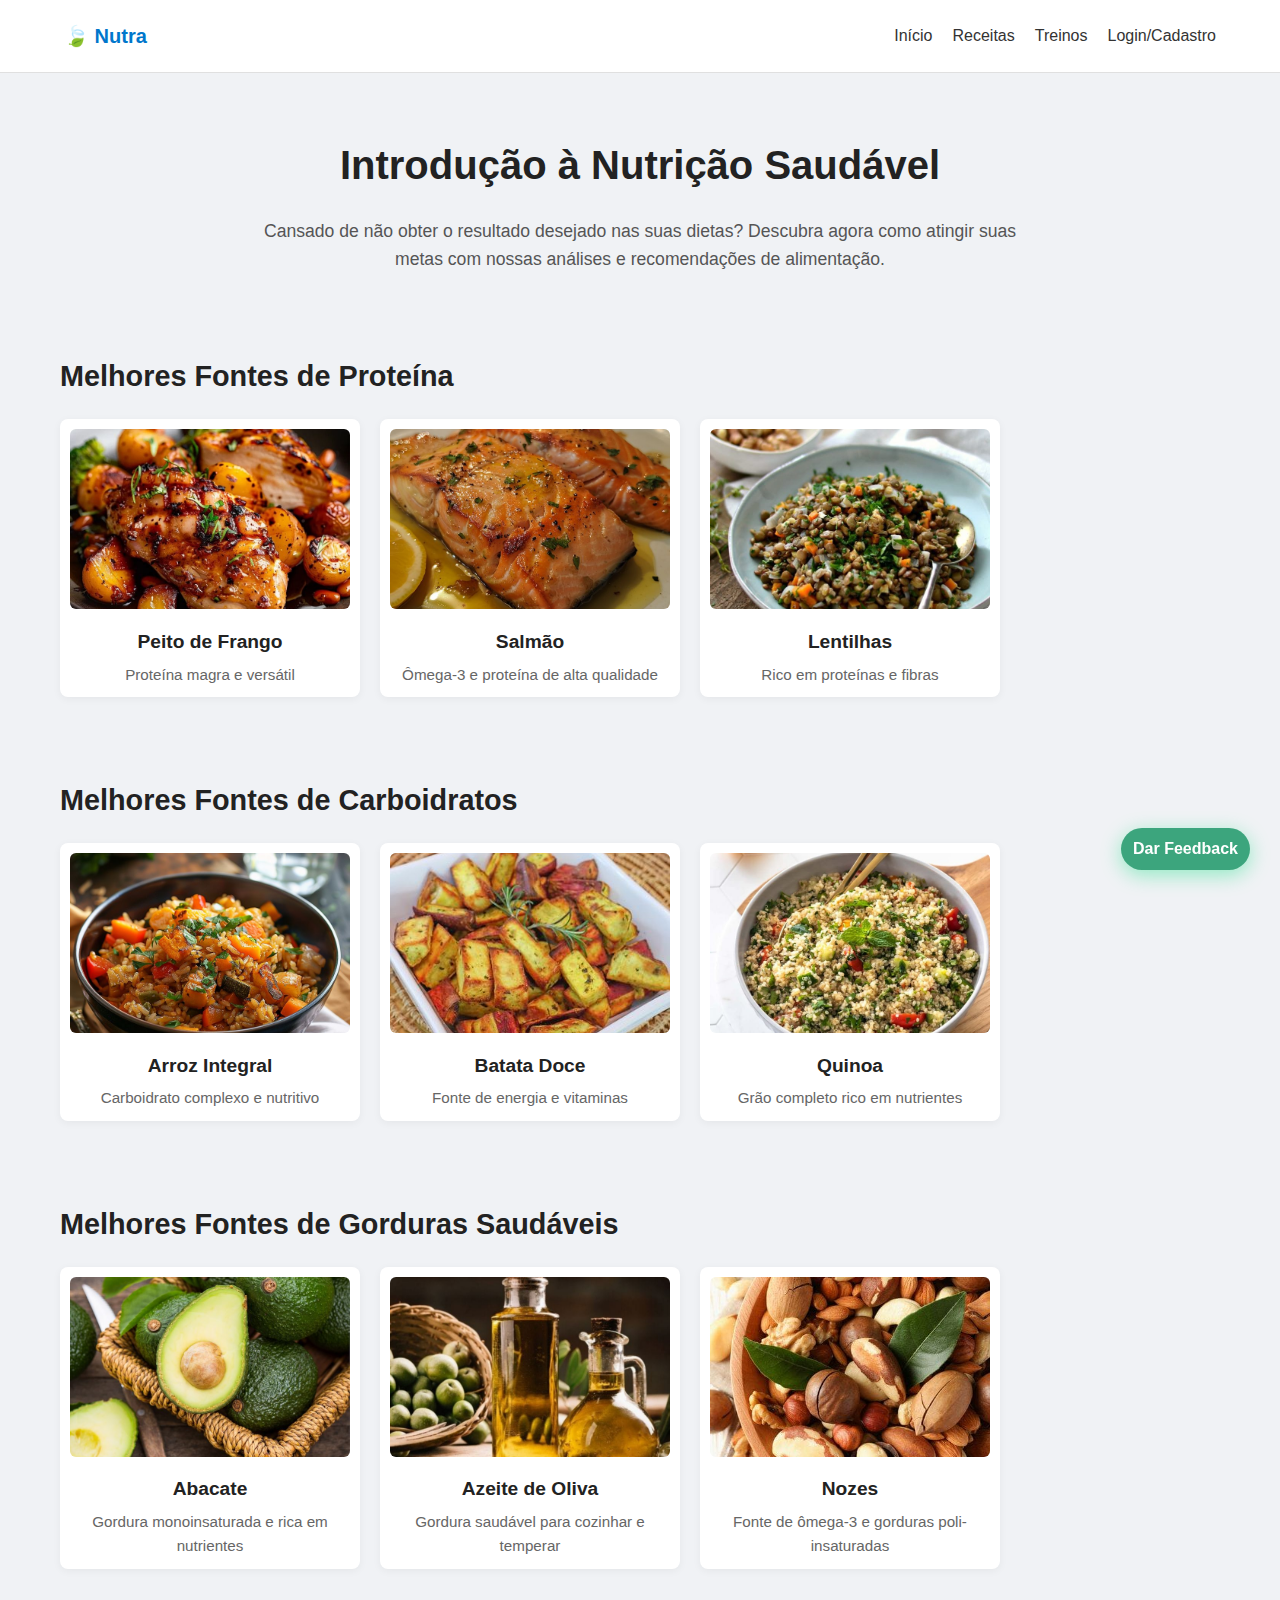
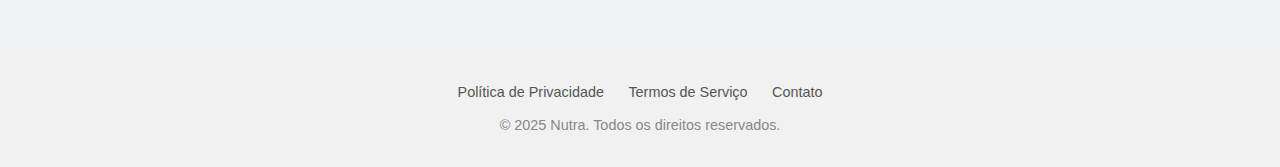
<file: index.html>
<!DOCTYPE html>
<html lang="pt-br">
<head>
  <meta charset="UTF-8" />
  <meta name="viewport" content="width=device-width, initial-scale=1.0" />
  <title>Nutra</title>
  <link rel="stylesheet" href="../CSS/styles.css">
  <link rel="stylesheet" href="../CSS/feedback.css">
</head>
<body>
  <header>
    <div class="container">
      <div class="logo">🍃 Nutra</div>
      <nav>
        <ul class="menu">
          <li><a href="index.html" class="active" aria-current="page">Início</a></li>
          <li><a href="/Pages/nutricao.html">Receitas</a></li>
          <li><a href="/Pages/treinos.html">Treinos</a></li>
          <li><a href="/Pages/login.html">Login/Cadastro</a></li>
        </ul>
      </nav>
    </div>
  </header>

  <main>

    <button id="btn-abrir-modal">Dar Feedback</button>

    <div id="modal-feedback" class="modal">
        <div class="modal-conteudo">
            <div id="feedback-wrapper">
                <!-- O conteúdo (formulário ou obrigado) será injetado aqui -->
            </div>
        </div>
    </div>


    <section class="intro">
      <h1>Introdução à Nutrição Saudável</h1>
      <p>
        Cansado de não obter o resultado desejado nas suas dietas? 
 Descubra agora como atingir suas metas com nossas análises e recomendações de alimentação.
      </p>
    </section>

    <section class="category">
      <h2>Melhores Fontes de Proteína</h2>
      <div class="cards">
        <div class="card">
          <img src="/Images/frango.jpg" alt="Peito de Frango" />
          <h3>Peito de Frango</h3>
          <p>Proteína magra e versátil</p>
        </div>
        <div class="card">
          <img src="/Images/salmao.jpg" alt="Salmão" />
          <h3>Salmão</h3>
          <p>Ômega-3 e proteína de alta qualidade</p>
        </div>
        <div class="card">
          <img src="/Images/lentilha.jpg" alt="Lentilhas" />
          <h3>Lentilhas</h3>
          <p>Rico em proteínas e fibras</p>
        </div>
      </div>
    </section>

    <section class="category">
      <h2>Melhores Fontes de Carboidratos</h2>
      <div class="cards">
        <div class="card">
          <img src="/Images/arrozintegral.jpg" alt="Arroz Integral" />
          <h3>Arroz Integral</h3>
          <p>Carboidrato complexo e nutritivo</p>
        </div>
        <div class="card">
          <img src="/Images/batatadoce.jpg" alt="Batata Doce" />
          <h3>Batata Doce</h3>
          <p>Fonte de energia e vitaminas</p>
        </div>
        <div class="card">
          <img src="/Images/quinoa.jpg" alt="Quinoa" />
          <h3>Quinoa</h3>
          <p>Grão completo rico em nutrientes</p>
        </div>
      </div>
    </section>

    <section class="category">
      <h2>Melhores Fontes de Gorduras Saudáveis</h2>
      <div class="cards">
        <div class="card">
          <img src="/Images/abacate.jpg" alt="Abacate" />
          <h3>Abacate</h3>
          <p>Gordura monoinsaturada e rica em nutrientes</p>
        </div>
        <div class="card">
          <img src="/Images/azeite.jpg" alt="Azeite de Oliva" />
          <h3>Azeite de Oliva</h3>
          <p>Gordura saudável para cozinhar e temperar</p>
        </div>
        <div class="card">
          <img src="/Images/nozes.jpg" alt="Nozes" />
          <h3>Nozes</h3>
          <p>Fonte de ômega-3 e gorduras poli-insaturadas</p>
        </div>
      </div>
    </section>
    
  </main>

  <footer>
    <div class="footer-links">
      <a href="#">Política de Privacidade</a>
      <a href="#">Termos de Serviço</a>
      <a href="#">Contato</a>
    </div>
    <p>&copy; 2025 Nutra. Todos os direitos reservados.</p>
  </footer>

  <script src="JS/feedback.js"></script>
</body>
</html>
</file>
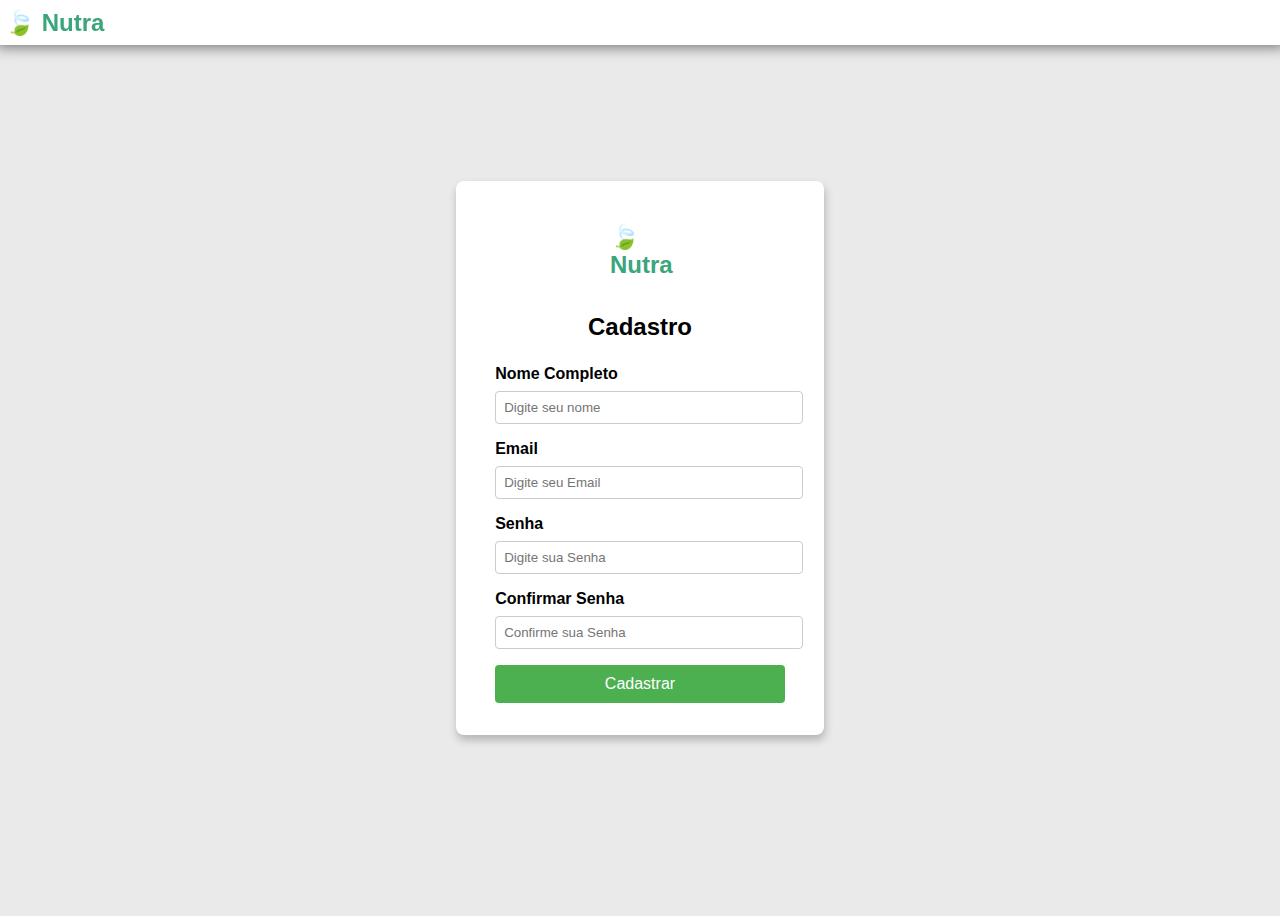
<file: Pages/cadastro.html>
<!DOCTYPE html>
<html lang="pt-BR">
<head>
    <meta charset="UTF-8">
    <title>Cadastro</title>
    <link rel="stylesheet" href="../CSS/login.css">
</head>
<body>
    <header>
        <div class="container">
            <div class="logo">🍃 Nutra</div>
        </div>
    </header>
    <div class="login-container">
        <div class="logo">🍃 Nutra</div>
        <h2>Cadastro</h2>
        <form id="cadastroForm">
            <label for="nome">Nome Completo</label>
            <input type="text" id="nome" name="nome" required placeholder="Digite seu nome">

            <label for="email">Email</label>
            <input type="email" id="email" name="email" required placeholder="Digite seu Email">

            <label for="senha">Senha</label>
            <input type="password" id="senha" name="senha" required placeholder="Digite sua Senha">

            <label for="confirmar-senha">Confirmar Senha</label>
            <input type="password" id="confirmar-senha" name="confirmar-senha" required placeholder="Confirme sua Senha">

            <button type="submit">Cadastrar</button>
        </form>
    </div>
    <script src="../JS/cadastro.js"></script>
</body>
</html>
</file>
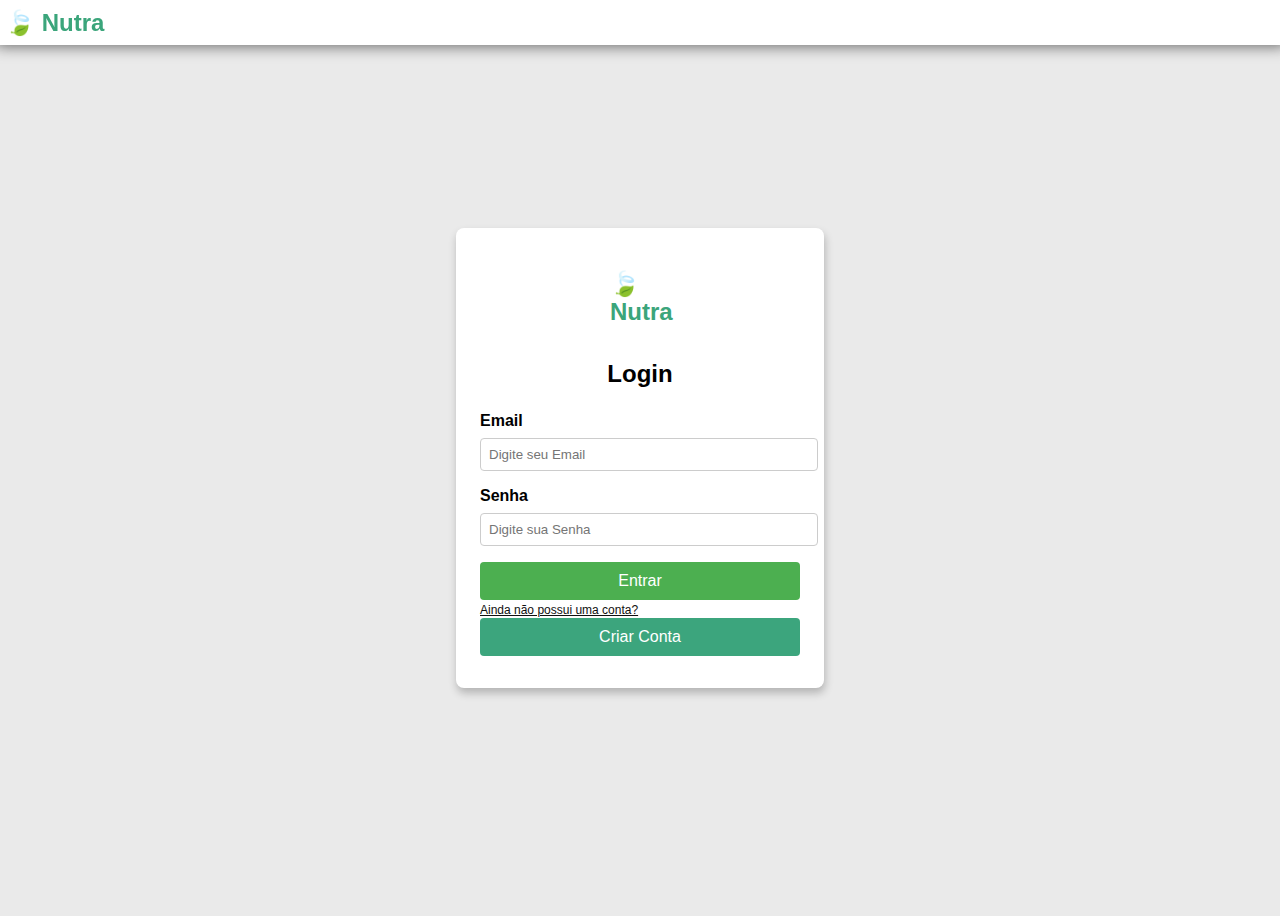
<file: Pages/login.html>
<!DOCTYPE html>
<html lang="pt-BR">
<head>
    <meta charset="UTF-8">
    <title>Login</title>
    <link rel="stylesheet" href="../CSS/login.css">
    
</head>
<body>
    <header>
        <div class="container">
            <div class="logo">🍃 Nutra</div>
        </div>
    </header>
    <div class="login-container">
        <div class="logo">🍃 Nutra</div>
        <h2>Login</h2>
        <form id="loginForm">
            <label for="email">Email</label>
            <input type="email" id="email" name="email" required placeholder="Digite seu Email">

            <label for="senha">Senha</label>
            <input type="password" id="senha" name="senha" required placeholder="Digite sua Senha">

            <button type="submit" id="entrar">Entrar</button>
            <span>Ainda não possui uma conta?</span>
            <button type="button" id="criar">Criar Conta</button>
        </form>
    </div>
    <script src="../JS/login.js"></script>
</body>
</html>
</file>
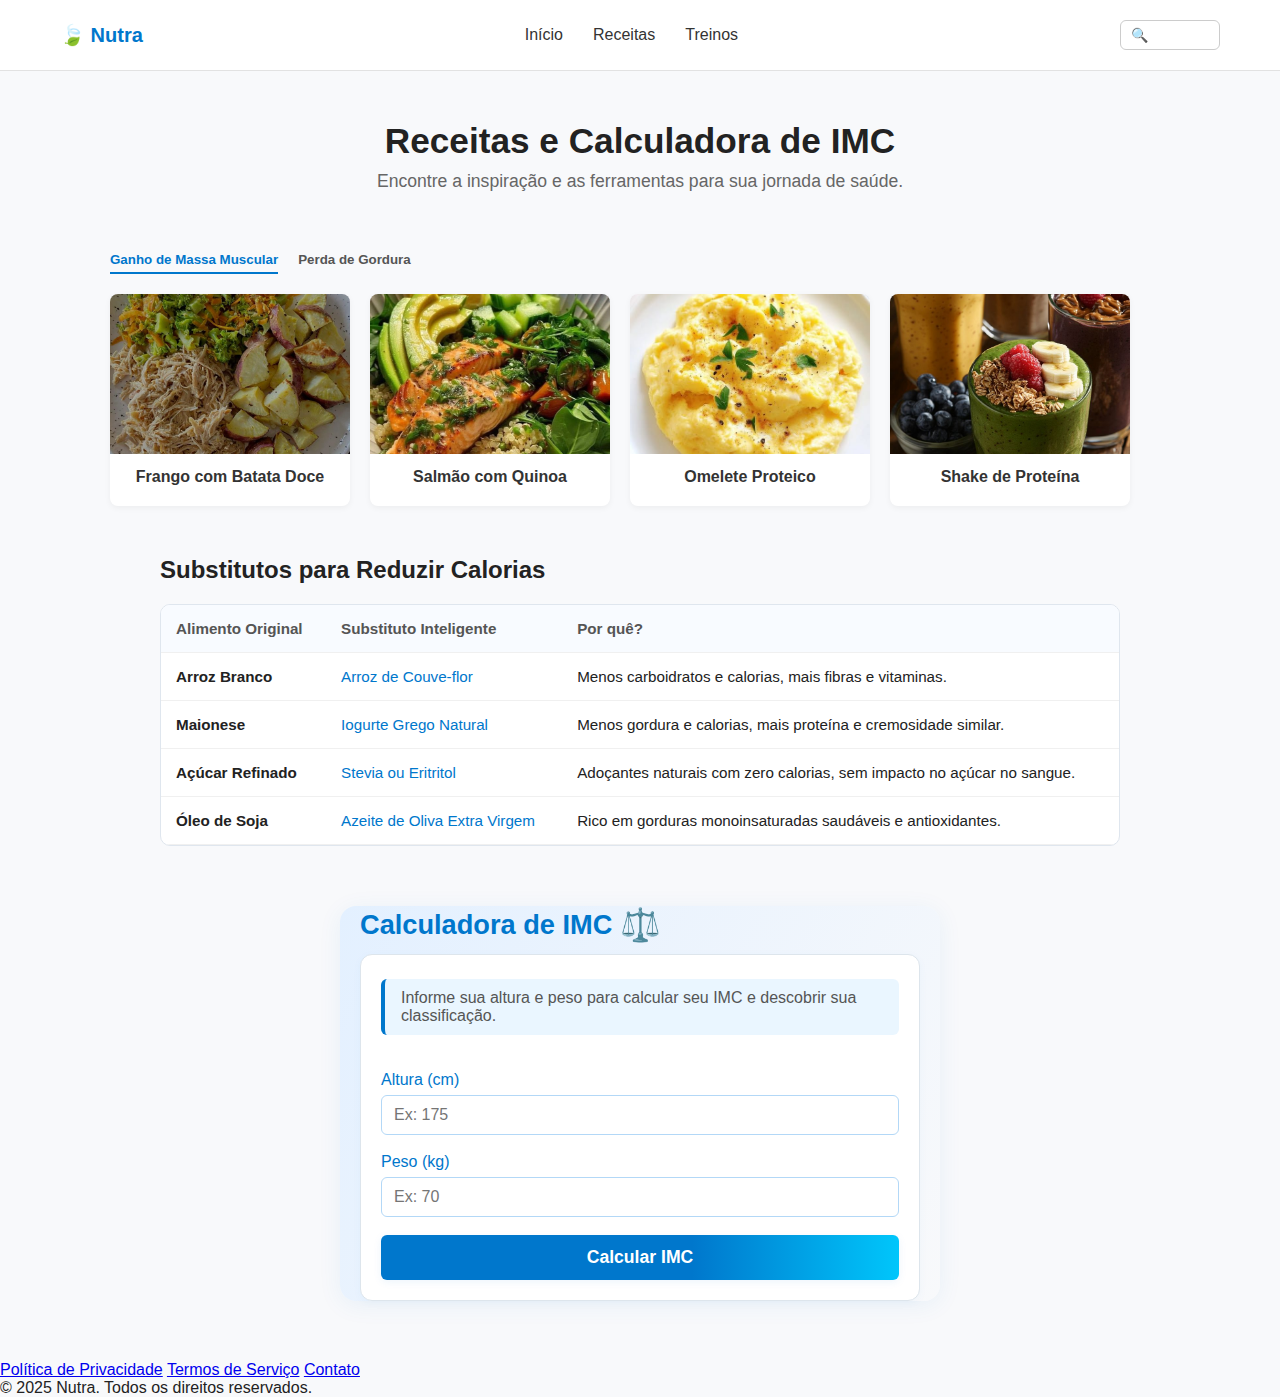
<file: Pages/nutricao.html>
<!DOCTYPE html>
<html lang="pt-br">
<head>
  <meta charset="UTF-8" />
  <meta name="viewport" content="width=device-width, initial-scale=1.0"/>
  <title>Nutra</title>
  <link rel="stylesheet" href="../CSS/nutricao.css">
</head>
<body>

  <header>
    <div class="container">
      <div class="logo">🍃 Nutra</div>
      <nav class="menu">
        <ul class="menu">
          <li><a href="../index.html">Início</a></li>
          <li><a href="nutricao.html" class="active" aria-current="page">Receitas</a></li>
          <li><a href="treinos.html">Treinos</a></li>
        </ul>
      </nav>
      <div class="user">
        <input type="text" placeholder="🔍" class="search" />
      </div>
    </div>
  </header>

  <main>
    <section class="intro">
      <h1>Receitas e Calculadora de IMC</h1>
      <p>Encontre a inspiração e as ferramentas para sua jornada de saúde.</p>
    </section>

    <section class="receitas">
      <div class="tabs">
        <button class="active">Ganho de Massa Muscular</button>
        <button>Perda de Gordura</button>
      </div>
      <div class="cards">
        <div class="card">
          <img src="../Images/frangocombatatadoce.jpg" alt="Frango com Batata Doce" />
          <h3>Frango com Batata Doce</h3>
        </div>
        <div class="card">
          <img src="../Images/Salmãocomquinoa.jpg" alt="Salmão com Quinoa" />
          <h3>Salmão com Quinoa</h3>
        </div>
        <div class="card">
          <img src="../Images/Omeleteproteico.jpg" alt="Omelete Proteico" />
          <h3>Omelete Proteico</h3>
        </div>
        <div class="card">
          <img src="../Images/Shakedeproteína.jpg" alt="Shake de Proteína" />
          <h3>Shake de Proteína</h3>
        </div>
      </div>
    </section>

    <section class="substitutos">
      <h2>Substitutos para Reduzir Calorias</h2>
      <div class="tabela-wrapper">
        <table>
          <thead>
            <tr>
              <th>Alimento Original</th>
              <th>Substituto Inteligente</th>
              <th>Por quê?</th>
            </tr>
          </thead>
          <tbody>
            <tr>
              <td><strong>Arroz Branco</strong></td>
              <td><a href="#">Arroz de Couve-flor</a></td>
              <td>Menos carboidratos e calorias, mais fibras e vitaminas.</td>
            </tr>
            <tr>
              <td><strong>Maionese</strong></td>
              <td><a href="#">Iogurte Grego Natural</a></td>
              <td>Menos gordura e calorias, mais proteína e cremosidade similar.</td>
            </tr>
            <tr>
              <td><strong>Açúcar Refinado</strong></td>
              <td><a href="#">Stevia ou Eritritol</a></td>
              <td>Adoçantes naturais com zero calorias, sem impacto no açúcar no sangue.</td>
            </tr>
            <tr>
              <td><strong>Óleo de Soja</strong></td>
              <td><a href="#">Azeite de Oliva Extra Virgem</a></td>
              <td>Rico em gorduras monoinsaturadas saudáveis e antioxidantes.</td>
            </tr>
          </tbody>
        </table>
      </div>
    </section>

    <section class="imc">
      <h2>Calculadora de IMC <span style="font-size:1.2em;vertical-align:middle;">⚖️</span></h2>
      <form class="imc-form">
        <div class="imc-instrucoes">Informe sua altura e peso para calcular seu IMC e descobrir sua classificação.</div>
        <div class="input-group">
          <label for="altura">Altura (cm)</label>
          <input type="text" id="altura" placeholder="Ex: 175" />
        </div>
        <div class="input-group">
          <label for="peso">Peso (kg)</label>
          <input type="text" id="peso" placeholder="Ex: 70" />
        </div>
        <button type="button" id="calcular-imc">Calcular IMC</button>
        <div id="imc-resultado" class="imc-resultado" style="display:none;"></div>
      </form>
    </section>
  </main>
  
  <footer>
    <div class="footer-links">
      <a href="#">Política de Privacidade</a>
      <a href="#">Termos de Serviço</a>
      <a href="#">Contato</a>
    </div>
    <p>&copy; 2025 Nutra. Todos os direitos reservados.</p>
  </footer>
  <script src="../JS/calculo.js"></script>
</body>
</html>
</file>
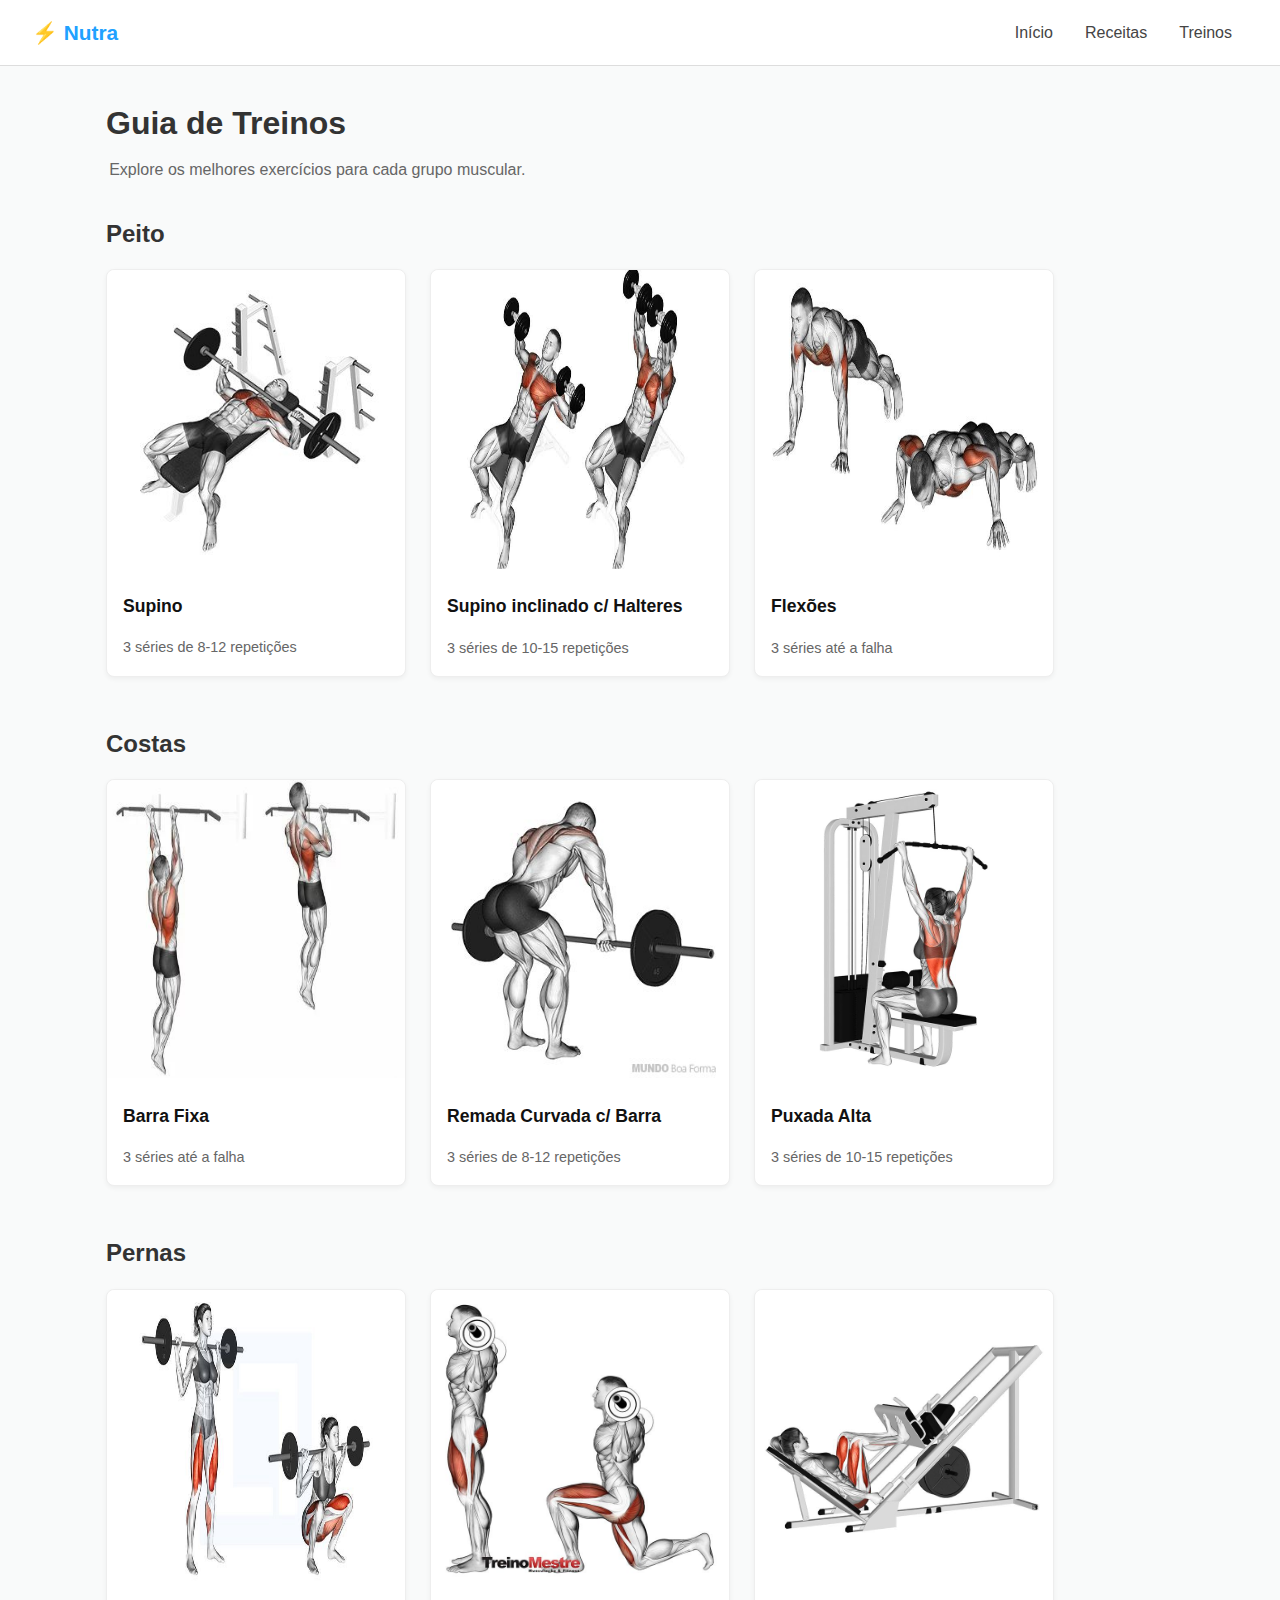
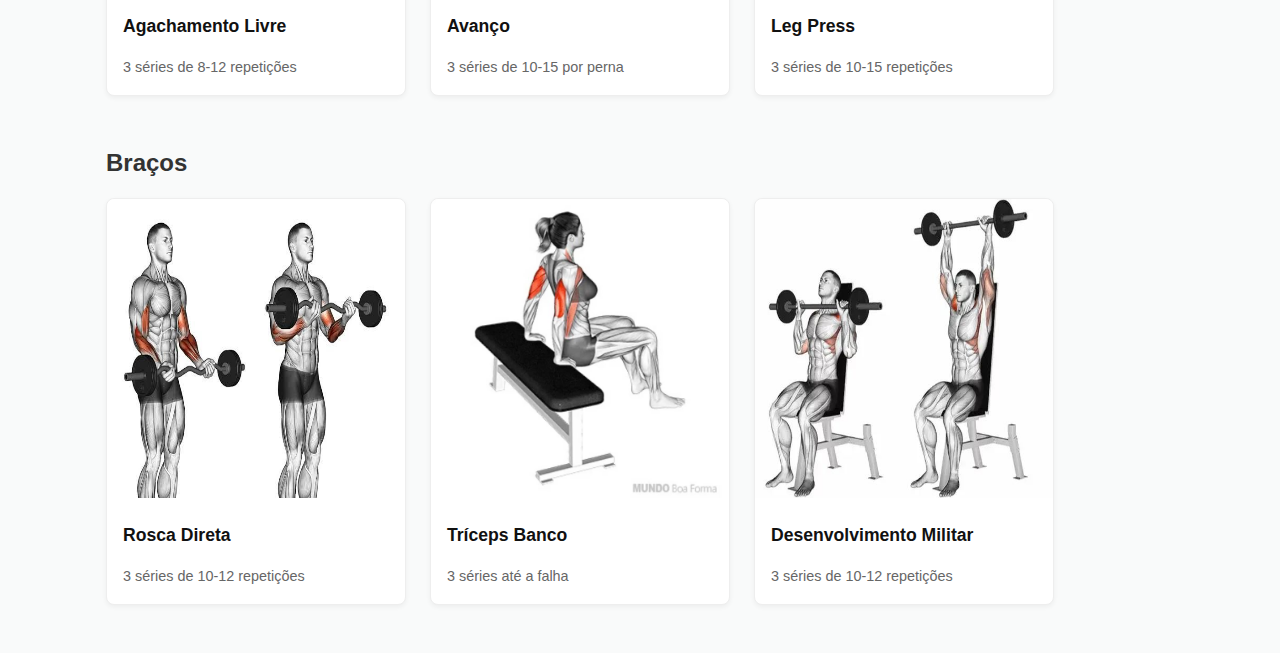
<file: Pages/treinos.html>
<!DOCTYPE html>
<html lang="pt-br">
<head>
  <meta charset="UTF-8" />
  <meta name="viewport" content="width=device-width, initial-scale=1.0" />
  <title>Guia de Treinos - Nutra</title>
  <link rel="stylesheet" href="../CSS/treinos.css" />
</head>
<body>
  <header class="navbar">
    <div class="logo">⚡ Nutra</div>
    <nav class="menu">
    <ul>
        <li><a href="index.html">Início</a></li>
        <li><a href="nutricao.html">Receitas</a></li>
  <li><a href="treinos.html" class="active" aria-current="page">Treinos</a></li>
    </ul>
</nav>
  
  </header>

  <main class="content">
    <h1>Guia de Treinos</h1>
    <p class="subtitle">Explore os melhores exercícios para cada grupo muscular.</p>
    <section>
      <h2>Peito</h2>
      <div class="cards">
        <div class="card">
          <img src="../Images/supino.jpg" alt="Supino">
          <h3>Supino</h3>
          <p>3 séries de 8-12 repetições</p>
        </div>
        <div class="card">
          <img class="imagem" src="../Images/Supino inclinado c Halteres.jpg" alt="Supino Inclinado">
          <div>
            <h3>Supino inclinado c/ Halteres</h3>
            <p>3 séries de 10-15 repetições</p>
          </div>
        </div>
        <div class="card">
          <img class="imagem" src="../Images/flexão.jpg" alt="Flexões">
          <h3>Flexões</h3>
          <p>3 séries até a falha</p>
        </div>
      </div>
    </section>
    <section>
      <h2>Costas</h2>
      <div class="cards">
        <div class="card">
          <img class="imagem" src="../Images/Barrafixa.jpg" alt="Barra Fixa">
          <h3>Barra Fixa</h3>
          <p>3 séries até a falha</p>
        </div>
        <div class="card">
          <img class="imagem" src="../Images/Remadacurvadacbarra.jpg" alt="Remada Curvada">
          <h3>Remada Curvada c/ Barra</h3>
          <p>3 séries de 8-12 repetições</p>
        </div>
        <div class="card">
          <img class="imagem" src="../Images/Puxada Alta.jpg" alt="Puxada Alta">
          <h3>Puxada Alta</h3>
          <p>3 séries de 10-15 repetições</p>
        </div>
      </div>
    </section>
    <section>
      <h2>Pernas</h2>
      <div class="cards">
        <div class="card">
          <img class="imagem" src="../Images/agachamentolivre.jpg" alt="Agachamento Livre">
          <h3>Agachamento Livre</h3>
          <p>3 séries de 8-12 repetições</p>
        </div>
        <div class="card">
          <img class="imagem" src="../Images/Avanço.jpg" alt="Avanço">
          <h3>Avanço</h3>
          <p>3 séries de 10-15 por perna</p>
        </div>
        <div class="card">
          <img class="imagem" src="../Images/Legpress.jpg" alt="Leg Press">
          <h3>Leg Press</h3>
          <p>3 séries de 10-15 repetições</p>
        </div>
      </div>
    </section>
    <section>
      <h2>Braços</h2>
      <div class="cards">
        <div class="card">
          <img class="imagem" src="../Images/Roscadireta.jpg" alt="Rosca Direta">
          <h3>Rosca Direta</h3>
          <p>3 séries de 10-12 repetições</p>
        </div>
        <div class="card">
          <img class="imagem" src="../Images/Trícepsbanco.jpg" alt="Tríceps Banco">
          <h3>Tríceps Banco</h3>
          <p>3 séries até a falha</p>
        </div>
        <div class="card">
          <img class="imagem" src="../Images/desenvolvimentomilitar.jpeg" alt="Desenvolvimento Militar">
          <h3>Desenvolvimento Militar</h3>
          <p>3 séries de 10-12 repetições</p>
        </div>
      </div>
    </section>
  </main>
</body>
</file>
<file: CSS/styles.css>
* {
  margin: 0;
  padding: 0;
  box-sizing: border-box;
}

body {
  font-family: "Helvetica Neue", sans-serif;
  line-height: 1.6;
  background: #f9fbfc;
  color: #222;
}

header {
  background: #ffffff;
  border-bottom: 1px solid #e0e0e0;
  padding: 20px 0;
}

.active {
  background-color: #ffffff;
  color: #fff
}

.container {
  width: 90%;
  max-width: 1200px;
  margin: auto;
  display: flex;
  align-items: center;
  justify-content: space-between;
}

.logo {
  font-size: 20px;
  font-weight: bold;
  color: #0077cc;
}

.menu {
  list-style: none;
  display: flex;
  gap: 20px;
}

.menu a {
  text-decoration: none;
  color: #333;
  font-weight: 500;
}

.auth-buttons {
  display: flex;
  gap: 10px;
}

.btn {
  padding: 8px 16px;
  border-radius: 6px;
  text-decoration: none;
  font-weight: bold;
  transition: background 0.2s ease-in-out;
}

.btn-outline {
  border: 1px solid #0077cc;
  color: #0077cc;
}

.btn-outline:hover {
  background-color: #e6f2fb;
}

.btn-primary {
  background-color: #00aaff;
  color: #fff;
  border: none;
}

.btn-primary:hover {
  background-color: #008ecc;
}

.intro {
  text-align: center;
  padding: 60px 20px 40px;
  max-width: 800px;
  margin: auto;
}

.intro h1 {
  font-size: 2.5rem;
  margin-bottom: 20px;
}

.intro p {
  color: #555;
  font-size: 1.1rem;
}

.category {
  padding: 40px 20px;
  max-width: 1200px;
  margin: auto;
}

.category h2 {
  margin-bottom: 20px;
  font-size: 1.8rem;
}

.cards {
  display: flex;
  flex-wrap: wrap;
  gap: 20px;
}

.card {
  background: #fff;
  border-radius: 8px;
  padding: 10px;
  flex: 1 1 300px;
  max-width: 300px;
  box-shadow: 0 2px 8px rgba(0,0,0,0.05);
  text-align: center;
}

.card img {
  width: 100%;
  border-radius: 6px;
  height: 180px;
  object-fit: cover;
  margin-bottom: 10px;
}

.card h3 {
  font-size: 1.2rem;
  margin-bottom: 5px;
}

.card p {
  color: #666;
  font-size: 0.95rem;
}

footer {
  text-align: center;
  padding: 30px 20px;
  background: #f1f1f1;
  margin-top: 40px;
}

.footer-links {
  margin-bottom: 10px;
}

.footer-links a {
  margin: 0 10px;
  color: #555;
  text-decoration: none;
  font-size: 0.9rem;
}

footer p {
  font-size: 0.9rem;
  color: #888;
}
</file>
<file: CSS/feedback.css>
/* Estilos do Preview - Mova para seus arquivos CSS */
        /* Estilos Gerais */
        body {
            font-family: -apple-system, BlinkMacSystemFont, 'Segoe UI', Roboto, Oxygen, Ubuntu, Cantarell, 'Open Sans', 'Helvetica Neue', sans-serif;
            background-color: #f0f2f5; /* Um cinza claro para o fundo */
        }

        /* Botão para abrir o modal */
        #btn-abrir-modal {
            position: fixed;
            bottom: 30px;
            right: 30px;
            padding: 12px; /* ALTERADO: Aumentei de 10px para 14px */
            background-color: #3ca57d; /* Verde vibrante */
            color: white;
            border: none;
            border-radius: 25px;
            cursor: pointer;
            font-weight: bold;
            font-size: 16px;
            box-shadow: 0 5px 20px rgba(0, 221, 119, 0.4);
            transition: transform 0.2s;
        }

        #btn-abrir-modal:hover {
            transform: translateY(-2px);
        }
        
        /* --- Estilos do Modal --- */
        
        .modal {
            display: none;
            position: fixed;
            z-index: 1000;
            left: 0;
            top: 0;
            width: 100%;
            height: 100%;
            background-color: rgba(0, 0, 0, 0.6);
            backdrop-filter: blur(4px);
            align-items: center;
            justify-content: center;
        }

        .modal-conteudo {
            position: relative;
            background-color: white;
            padding: 25px 35px;
            width: 90%;
            max-width: 480px;
            border-radius: 16px;
            box-shadow: 0 10px 30px rgba(0, 0, 0, 0.2);
            animation: slideIn 0.4s ease-out;
        }

        @keyframes slideIn {
            from { transform: translateY(-30px); opacity: 0; }
            to { transform: translateY(0); opacity: 1; }
        }

        /* Cabeçalho do Modal */
        .modal-header {
            display: flex;
            justify-content: space-between;
            align-items: center;
            margin-bottom: 25px;
            color: #111;
        }

        .modal-header h2 {
            margin: 0;
            font-size: 28px;
            font-weight: 800;
            color:#3ca57d; /* Verde */
        }

        .fechar-modal {
            font-size: 30px;
            font-weight: normal;
            color: #888;
            cursor: pointer;
            line-height: 1;
        }

        /* Corpo do Formulário */
        #form-feedback {
            color: #333;
        }
        
        #form-feedback label {
            display: block;
            margin-bottom: 15px;
            font-size: 16px;
            font-weight: 500;
        }

        /* --- Estilos do Sistema de Estrelas --- */
        .rating-stars {
            display: flex;
            flex-direction: row-reverse;
            justify-content: center;
            margin-bottom: 20px;
        }

        .rating-stars input[type="radio"] {
            display: none;
        }

        .rating-stars label {
            font-size: 72px !important; /* Era 144px */
            color: #e0e0e0; 
            cursor: pointer;
            transition: color 0.2s;
            margin: 0 5px;
            line-height: 1; 
        }

        .rating-stars label:hover,
        .rating-stars label:hover ~ label {
            color: #3ca57d;
        }
        
        .rating-stars input[type="radio"]:checked ~ label {
            color: #3ca57d;
        }
        /* --- FIM: Estilos do Sistema de Estrelas --- */
        
        /* Textarea */
        #form-feedback textarea {
            width: 94.5%;
            height: 110px;
            background: #f9f9f9;
            border: 1px solid #ddd;
            border-radius: 8px;
            padding: 12px;
            font-family: inherit;
            resize: none;
            margin-top: 5px;
        }

        #form-feedback textarea:focus {
            outline: none;
            border-color: #3ca57d;
        }
        
        /* Botão de Enviar */
        .btn-enviar {
            width: 100%;
            padding: 15px;
            margin-top: 25px;
            background-color: #4bcc9b;
            color: white;
            border: none;
            border-radius: 8px;
            font-size: 18px;
            font-weight: bold;
            cursor: pointer;
            transition: background-color 0.2s;
        }
        .btn-enviar:hover {
            background-color: #3ca57d;
        }
</file>
<file: CSS/login.css>
body {
    font-family: Arial, sans-serif;
    background: #eaeaea;
    display: flex;
    flex-direction: column;
    justify-content: center;
    align-items: center;
    height: 100vh;
}
header {
    position: fixed;
    top: 0;
    display: flex;
    justify-content: initial;
    align-items: center;
    width: 100%;
    height: 45px;
    padding-left: 10px;
    background: #ffffff;
    color: #3ba57b;
    font-size: 24px;
    font-weight: bold;
    box-shadow: 1px 1px 15px rgb(97, 97, 97);
}
.login-container .logo{
    width: 60px;
    height: 60px;
    margin: 10px;
    font-size: 24px;
    font-weight: bold;
    color: #3ba57b;
}
.login-container {
    display: flex;
    flex-direction: column;
    align-items: center;
    background: #fff;
    padding: 32px 24px;
    border-radius: 8px;
    box-shadow: 1px 5px 8px rgba(0, 0, 0, 0.236);
    width: 320px;
}
.login-container h2 {
    margin-bottom: 24px;
    text-align: center;
}
.login-container label {
    display: block;
    margin-bottom: 8px;
    font-weight: bold;
}
input[type="email"],
input[type="password"],
input[type="text"] {
    width: 100%;
    padding: 8px;
    margin-bottom: 16px;
    border: 1px solid #ccc;
    border-radius: 4px;
}
.login-container button {
    width: 100%;
    padding: 10px;
    background: #4CAF50;
    color: #fff;
    border: none;
    border-radius: 4px;
    font-size: 16px;
    cursor: pointer;
}
#criar{
    background: #3ca57d;
}
.login-container button:hover {
    background: #388e3c;
}
span{
    font-size: 12px;
    color: rgb(16, 16, 16);
    text-decoration: underline;
}
</file>
<file: CSS/nutricao.css>
* {
  margin: 0;
  padding: 0;
  box-sizing: border-box;
}

body {
  font-family: "Helvetica", sans-serif;
  background-color: #f8f9fb;
  color: #222;
}

.active {
  background-color: #ffffff;
  color: #fff
}
ul {
  list-style-type: none;
  display: flex;
}

.container {
  max-width: 1200px;
  margin: auto;
  padding: 20px;
  display: flex;
  align-items: center;
  justify-content: space-between;
}

header {
  background: #ffffff;
  border-bottom: 1px solid #e2e2e2;
}

.logo {
  font-weight: bold;
  font-size: 20px;
  color: #0077cc;
}

.menu a {
  margin: 0 15px;
  text-decoration: none;
  color: #333;
  font-weight: 500;
}

.user {
  display: flex;
  align-items: center;
  gap: 15px;
}

.search {
  padding: 6px 10px;
  border: 1px solid #ccc;
  border-radius: 6px;
  font-size: 14px;
  width: 100px;
}

.avatar {
  width: 32px;
  height: 32px;
  border-radius: 50%;
  background-color: #ddd;
}

.intro {
  text-align: center;
  padding: 50px 20px 30px;
}

.intro h1 {
  font-size: 2.2rem;
  margin-bottom: 10px;
}

.intro p {
  color: #666;
  font-size: 1.1rem;
}

.receitas {
  max-width: 1100px;
  margin: 30px auto;
  padding: 0 20px;
}

.tabs {
  display: flex;
  gap: 20px;
  margin-bottom: 20px;
}

.tabs button {
  background: none;
  border: none;
  font-weight: bold;
  padding-bottom: 5px;
  border-bottom: 2px solid transparent;
  cursor: pointer;
  color: #555;
}

.tabs button.active {
  color: #0077cc;
  border-color: #0077cc;
}

.cards {
  display: flex;
  gap: 20px;
  flex-wrap: wrap;
}

.card {
  background: white;
  border-radius: 8px;
  box-shadow: 0 2px 6px rgba(0,0,0,0.05);
  width: 240px;
  text-align: center;
  padding-bottom: 10px;
}

.card img {
  width: 100%;
  border-radius: 8px 8px 0 0;
  height: 160px;
  object-fit: cover;
}

.card h3 {
  padding: 10px;
  font-size: 1rem;
  color: #333;
}

.substitutos {
  max-width: 1000px;
  margin: 50px auto;
  padding: 0 20px;
}

.substitutos h2 {
  margin-bottom: 20px;
  font-size: 1.5rem;
}

.tabela-wrapper {
  background: #fff;
  border: 1px solid #dfe6ee;
  border-radius: 10px;
  overflow: hidden;
}

table {
  width: 100%;
  border-collapse: collapse;
}

th, td {
  padding: 15px;
  text-align: left;
  font-size: 0.95rem;
  border-bottom: 1px solid #f0f0f0;
}

th {
  background: #f8fbff;
  color: #555;
}

td a {
  color: #0077cc;
  text-decoration: none;
}

.imc {
  max-width: 600px;
  margin: 60px auto;
  padding: 0 20px;
  background: linear-gradient(120deg, #e3f0ff 0%, #f8f9fb 100%);
  border-radius: 16px;
  box-shadow: 0 4px 24px 0 rgba(0,119,204,0.07);
  transition: box-shadow 0.3s;
}
.imc:hover {
  box-shadow: 0 8px 32px 0 rgba(0,119,204,0.13);
}
.imc h2 {
  margin-bottom: 10px;
  font-size: 1.7rem;
  text-align: left;
  color: #0077cc;
  display: flex;
  align-items: center;
  gap: 8px;
}
.imc-instrucoes {
  color: #555;
  font-size: 1rem;
  margin-bottom: 18px;
  background: #eaf6ff;
  border-left: 4px solid #0077cc;
  padding: 10px 16px;
  border-radius: 6px;
}
.imc-form {
  background: #fff;
  padding: 24px 20px 20px 20px;
  border: 1px solid #dde5ec;
  border-radius: 12px;
  box-shadow: 0 2px 8px rgba(0,119,204,0.04);
  display: flex;
  flex-direction: column;
  gap: 18px;
}
.imc-form .input-group {
  display: flex;
  flex-direction: column;
  gap: 6px;
}
.imc-form label {
  font-weight: 500;
  color: #0077cc;
}
.imc-form input[type="text"] {
  padding: 10px 12px;
  border: 1.5px solid #b3d8f7;
  border-radius: 6px;
  font-size: 1rem;
  transition: border 0.2s, box-shadow 0.2s;
  outline: none;
}
.imc-form input[type="text"]:focus {
  border-color: #0077cc;
  box-shadow: 0 0 0 2px #e3f0ff;
}
.imc-form button {
  background: linear-gradient(90deg, #0077cc 60%, #00c6fb 100%);
  color: #fff;
  border: none;
  border-radius: 6px;
  padding: 12px 0;
  font-size: 1.1rem;
  font-weight: bold;
  cursor: pointer;
  transition: background 0.2s, box-shadow 0.2s;
  box-shadow: 0 2px 8px rgba(0,119,204,0.08);
}
.imc-form button:hover, .imc-form button:focus {
  background: linear-gradient(90deg, #005fa3 60%, #00a6d6 100%);
  box-shadow: 0 4px 16px rgba(0,119,204,0.13);
}
.imc-resultado {
  margin-top: 18px;
  padding: 16px;
  background: #eaf6ff;
  border-left: 4px solid #0077cc;
  border-radius: 6px;
  color: #222;
  font-size: 1.1rem;
  font-weight: 500;
  animation: fadeInIMC 0.5s;
}
@keyframes fadeInIMC {
  from { opacity: 0; transform: translateY(20px); }
  to { opacity: 1; transform: translateY(0); }
}
</file>
<file: CSS/treinos.css>
* {
  margin: 0;
  padding: 0;
  box-sizing: border-box;
}

body {
  font-family: 'Segoe UI', sans-serif;
  background: #f9fafa;
  color: #333;
  line-height: 1.6;
}
.navbar {
  display: flex;
  justify-content: space-between;
  align-items: center;
  background: white;
  padding: 1rem 2rem;
  border-bottom: 1px solid #ddd;
}
ul {
  list-style-type: none;
  display: flex;
}
.logo {
  font-weight: bold;
  font-size: 1.3rem;
  color: #20a1ff;
}

.menu a {
  margin: 0 1rem;
  text-decoration: none;
  color: #444;
  font-weight: 500;
}

.content {
  max-width: 1100px;
  margin: 2rem auto;
  padding: 0 1rem;
}
.subtitle {
  margin-top: 0.5rem;
  margin-bottom: 2rem;
  color: #666;
  text-indent: 0.2em;
}
section {
  margin-bottom: 3rem;
}

.cards {
  display: flex;
  gap: 1.5rem;
  flex-wrap: wrap;
  margin-top: 1rem;
}

.card {
  background: white;
  border: 1px solid #eee;
  border-radius: 8px;
  width: 300px;
  padding-bottom: 1rem;
  box-shadow: 0 2px 5px rgba(0,0,0,0.05);
  transition: 0.3s ease;
}

.card:hover {
  box-shadow: 0 4px 10px rgba(0,0,0,0.1);
}

.card img {
  width: 100%;
  border-top-left-radius: 8px;
  border-top-right-radius: 8px;
}

.imagem {
  height: 298.4px;
}

.card h3 {
  margin: 1rem;
  font-size: 1.1rem;
  color: #111;
}

.card p {
  margin: 0 1rem;
  font-size: 0.9rem;
  color: #666;
}
</file>
